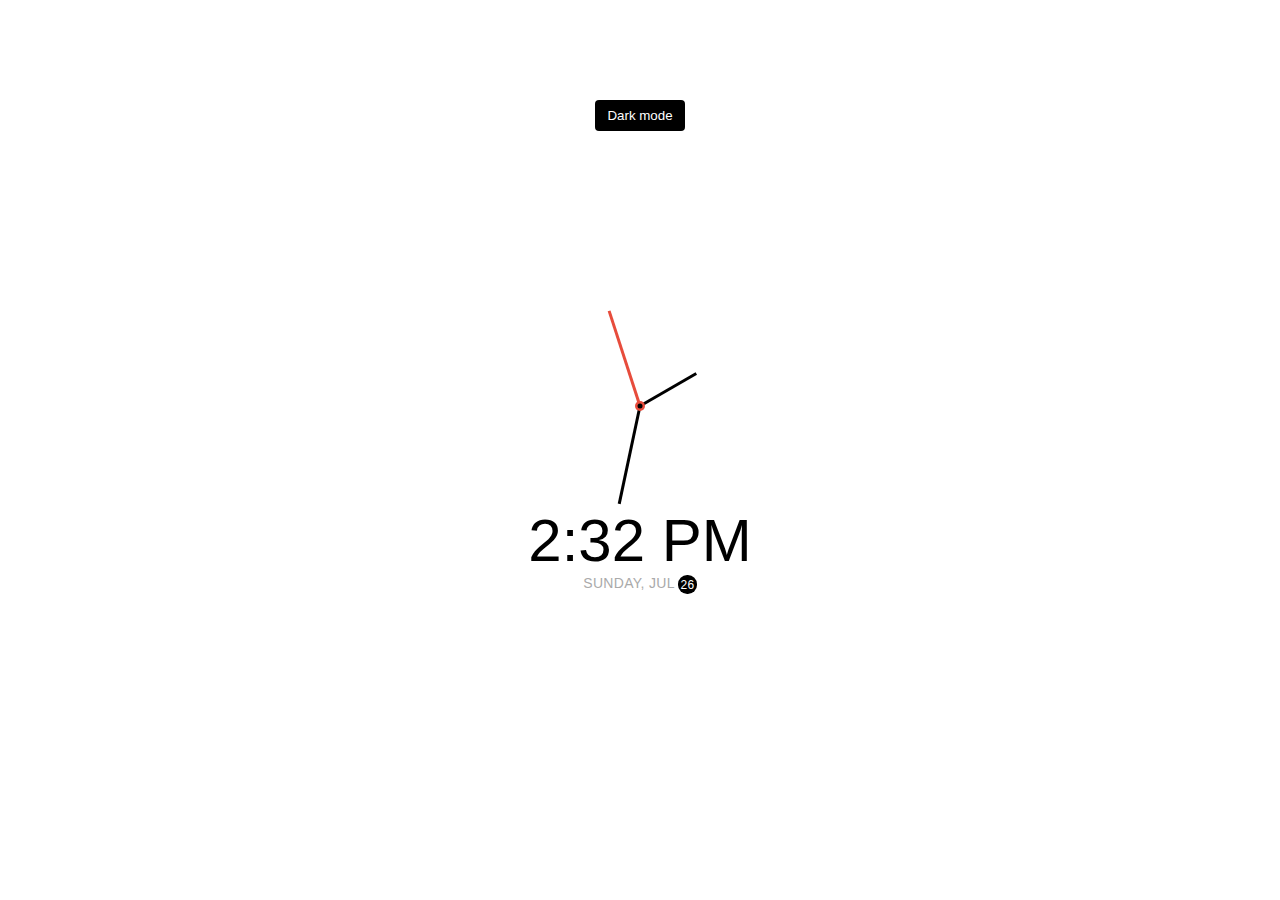
<file: index.html>
<!DOCTYPE html>
<html lang="en">
<head>
    <meta charset="UTF-8">
    <meta name="viewport" content="width=device-width, initial-scale=1.0">
    <title>Document</title>
    <link rel="stylesheet" href="index.css">
</head>
<body>
    <button class="toggle">Dark mode</button>

    <div class="clock-container">
      <div class="clock">
        <div class="needle hour"></div>
        <div class="needle minute"></div>
        <div class="needle second"></div>
        <div class="center-point"></div>
      </div>

      <div class="time"></div>
      <div class="date"></div>
    </div>

    <script>
        let hourEl = document.querySelector('.hour')
let minuteEl = document.querySelector('.minute')
let secondEl = document.querySelector('.second')
let timeEl = document.querySelector('.time')
let dateEl = document.querySelector('.date')
let toggle = document.querySelector('.toggle')

let days = ["Sunday", "Monday", "Tuesday", "Wednesday", "Thursday", "Friday", "Saturday"];
let months = ["Jan", "Feb", "Mar", "Apr", "May", "Jun", "Jul", "Aug", "Sep", "Oct", "Nov", "Dec"];

toggle.addEventListener('click', (e) => {
    let html = document.querySelector('html')
    if (html.classList.contains('dark')) {
        html.classList.remove('dark')
        e.target.innerHTML = 'Dark mode'
    } else {
        html.classList.add('dark')
        e.target.innerHTML = 'Light mode'
    }
})

function setTime() {
    let time = new Date();
    let month = time.getMonth()
    let day = time.getDay()
    let date = time.getDate()
    let hours = time.getHours()
    let hoursForClock = hours >= 13 ? hours % 12 : hours;
    let minutes = time.getMinutes()
    let seconds = time.getSeconds()
    let ampm = hours >= 12 ? 'PM' : 'AM'

    hourEl.style.transform = `translate(-50%, -100%) rotate(${scale(hoursForClock, 0, 12, 0, 360)}deg)`
    minuteEl.style.transform = `translate(-50%, -100%) rotate(${scale(minutes, 0, 60, 0, 360)}deg)`
    secondEl.style.transform = `translate(-50%, -100%) rotate(${scale(seconds, 0, 60, 0, 360)}deg)`

    timeEl.innerHTML = `${hoursForClock}:${minutes < 10 ? `0${minutes}` : minutes} ${ampm}`
    dateEl.innerHTML = `${days[day]}, ${months[month]} <span class="circle">${date}</span>`
}


let scale = (num, in_min, in_max, out_min, out_max) => {
    return (num - in_min) * (out_max - out_min) / (in_max - in_min) + out_min;
}

setTime()

setInterval(setTime, 1000)
    </script>
</body>
</html>
</file>
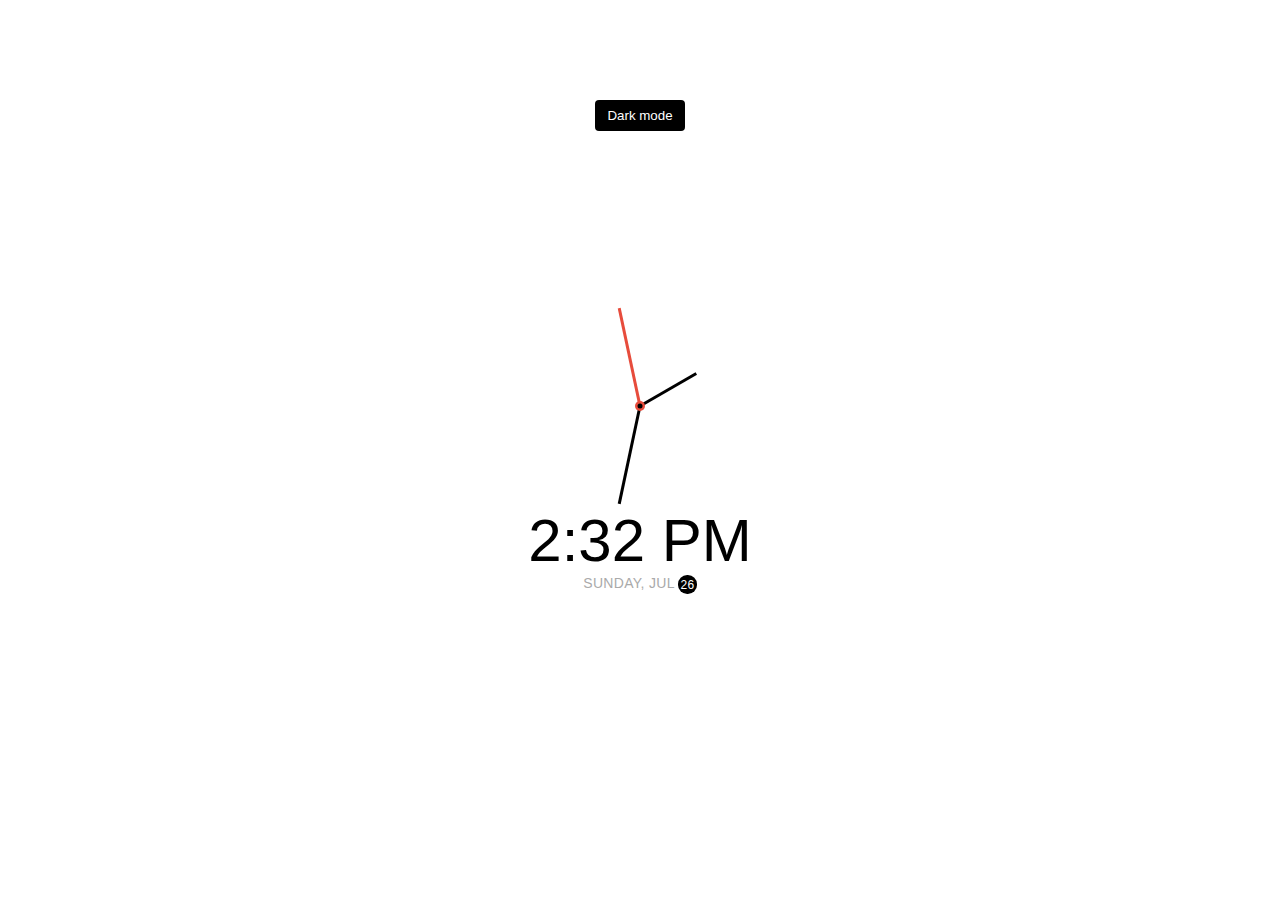
<file: theme-clock/index.html>
<!DOCTYPE html>
<html lang="en">
<head>
    <meta charset="UTF-8">
    <meta name="viewport" content="width=device-width, initial-scale=1.0">
    <title>Document</title>
    <link rel="stylesheet" href="index.css">
</head>
<body>
    <button class="toggle">Dark mode</button>

    <div class="clock-container">
      <div class="clock">
        <div class="needle hour"></div>
        <div class="needle minute"></div>
        <div class="needle second"></div>
        <div class="center-point"></div>
      </div>

      <div class="time"></div>
      <div class="date"></div>
    </div>

    <script>
        let hourEl = document.querySelector('.hour')
let minuteEl = document.querySelector('.minute')
let secondEl = document.querySelector('.second')
let timeEl = document.querySelector('.time')
let dateEl = document.querySelector('.date')
let toggle = document.querySelector('.toggle')

let days = ["Sunday", "Monday", "Tuesday", "Wednesday", "Thursday", "Friday", "Saturday"];
let months = ["Jan", "Feb", "Mar", "Apr", "May", "Jun", "Jul", "Aug", "Sep", "Oct", "Nov", "Dec"];

toggle.addEventListener('click', (e) => {
    let html = document.querySelector('html')
    if (html.classList.contains('dark')) {
        html.classList.remove('dark')
        e.target.innerHTML = 'Dark mode'
    } else {
        html.classList.add('dark')
        e.target.innerHTML = 'Light mode'
    }
})

function setTime() {
    let time = new Date();
    let month = time.getMonth()
    let day = time.getDay()
    let date = time.getDate()
    let hours = time.getHours()
    let hoursForClock = hours >= 13 ? hours % 12 : hours;
    let minutes = time.getMinutes()
    let seconds = time.getSeconds()
    let ampm = hours >= 12 ? 'PM' : 'AM'

    hourEl.style.transform = `translate(-50%, -100%) rotate(${scale(hoursForClock, 0, 12, 0, 360)}deg)`
    minuteEl.style.transform = `translate(-50%, -100%) rotate(${scale(minutes, 0, 60, 0, 360)}deg)`
    secondEl.style.transform = `translate(-50%, -100%) rotate(${scale(seconds, 0, 60, 0, 360)}deg)`

    timeEl.innerHTML = `${hoursForClock}:${minutes < 10 ? `0${minutes}` : minutes} ${ampm}`
    dateEl.innerHTML = `${days[day]}, ${months[month]} <span class="circle">${date}</span>`
}


let scale = (num, in_min, in_max, out_min, out_max) => {
    return (num - in_min) * (out_max - out_min) / (in_max - in_min) + out_min;
}

setTime()

setInterval(setTime, 1000)
    </script>
</body>
</html>
</file>
<file: index.css>
* {
    box-sizing: border-box;
  }
  
  :root {
    --primary-color: #000;
    --secondary-color: #fff;
  }
  
  html {
    transition: all 0.5s ease-in;
  }
  
  html.dark {
    --primary-color: #fff;
    --secondary-color: #333;
  }
  
  html.dark {
    background-color: #111;
    color: var(--primary-color);
  }
  
  body {
    font-family: 'Heebo', sans-serif;
    display: flex;
    align-items: center;
    justify-content: center;
    height: 100vh;
    overflow: hidden;
    margin: 0;
  }
  
  .toggle {
    cursor: pointer;
    background-color: var(--primary-color);
    color: var(--secondary-color);
    border: 0;
    border-radius: 4px;
    padding: 8px 12px;
    position: absolute;
    top: 100px;
  }
  
  .toggle:focus {
    outline: none;
  }
  
  .clock-container {
    display: flex;
    flex-direction: column;
    justify-content: space-between;
    align-items: center;
  }
  
  .clock {
    position: relative;
    width: 200px;
    height: 200px;
  }
  
  .needle {
    background-color: var(--primary-color);
    position: absolute;
    top: 50%;
    left: 50%;
    height: 65px;
    width: 3px;
    transform-origin: bottom center;
    transition: all 0.5s ease-in linear;
  }
  
  .needle.hour {
    transform: translate(-50%, -100%) rotate(0deg);
  }
  
  .needle.minute {
    transform: translate(-50%, -100%) rotate(0deg);
    height: 100px;
  }
  
  .needle.second {
    transform: translate(-50%, -100%) rotate(0deg);
    height: 100px;
    background-color: #e74c3c;
  }
  
  .center-point {
    background-color: #e74c3c;
    width: 10px;
    height: 10px;
    position: absolute;
    top: 50%;
    left: 50%;
    transform: translate(-50%, -50%);
    border-radius: 50%;
  }
  
  .center-point::after {
    content: '';
    background-color: var(--primary-color);
    width: 5px;
    height: 5px;
    position: absolute;
    top: 50%;
    left: 50%;
    transform: translate(-50%, -50%);
    border-radius: 50%;
  }
  
  .time {
    font-size: 60px;
  }
  
  .date {
    color: #aaa;
    font-size: 14px;
    letter-spacing: 0.3px;
    text-transform: uppercase;
  }
  
  .date .circle {
    background-color: var(--primary-color);
    color: var(--secondary-color);
    border-radius: 50%;
    height: 18px;
    width: 18px;
    display: inline-flex;
    align-items: center;
    justify-content: center;
    /* line-height: 18px; */
    transition: all 0.5s ease-in;
    font-size: 12px;
    padding:0.57rem;
    text-align: center;
  }
</file>
<file: theme-clock/index.css>
* {
    box-sizing: border-box;
  }
  
  :root {
    --primary-color: #000;
    --secondary-color: #fff;
  }
  
  html {
    transition: all 0.5s ease-in;
  }
  
  html.dark {
    --primary-color: #fff;
    --secondary-color: #333;
  }
  
  html.dark {
    background-color: #111;
    color: var(--primary-color);
  }
  
  body {
    font-family: 'Heebo', sans-serif;
    display: flex;
    align-items: center;
    justify-content: center;
    height: 100vh;
    overflow: hidden;
    margin: 0;
  }
  
  .toggle {
    cursor: pointer;
    background-color: var(--primary-color);
    color: var(--secondary-color);
    border: 0;
    border-radius: 4px;
    padding: 8px 12px;
    position: absolute;
    top: 100px;
  }
  
  .toggle:focus {
    outline: none;
  }
  
  .clock-container {
    display: flex;
    flex-direction: column;
    justify-content: space-between;
    align-items: center;
  }
  
  .clock {
    position: relative;
    width: 200px;
    height: 200px;
  }
  
  .needle {
    background-color: var(--primary-color);
    position: absolute;
    top: 50%;
    left: 50%;
    height: 65px;
    width: 3px;
    transform-origin: bottom center;
    transition: all 0.5s ease-in linear;
  }
  
  .needle.hour {
    transform: translate(-50%, -100%) rotate(0deg);
  }
  
  .needle.minute {
    transform: translate(-50%, -100%) rotate(0deg);
    height: 100px;
  }
  
  .needle.second {
    transform: translate(-50%, -100%) rotate(0deg);
    height: 100px;
    background-color: #e74c3c;
  }
  
  .center-point {
    background-color: #e74c3c;
    width: 10px;
    height: 10px;
    position: absolute;
    top: 50%;
    left: 50%;
    transform: translate(-50%, -50%);
    border-radius: 50%;
  }
  
  .center-point::after {
    content: '';
    background-color: var(--primary-color);
    width: 5px;
    height: 5px;
    position: absolute;
    top: 50%;
    left: 50%;
    transform: translate(-50%, -50%);
    border-radius: 50%;
  }
  
  .time {
    font-size: 60px;
  }
  
  .date {
    color: #aaa;
    font-size: 14px;
    letter-spacing: 0.3px;
    text-transform: uppercase;
  }
  
  .date .circle {
    background-color: var(--primary-color);
    color: var(--secondary-color);
    border-radius: 50%;
    height: 18px;
    width: 18px;
    display: inline-flex;
    align-items: center;
    justify-content: center;
    /* line-height: 18px; */
    transition: all 0.5s ease-in;
    font-size: 12px;
    padding:0.57rem;
    text-align: center;
  }
</file>
